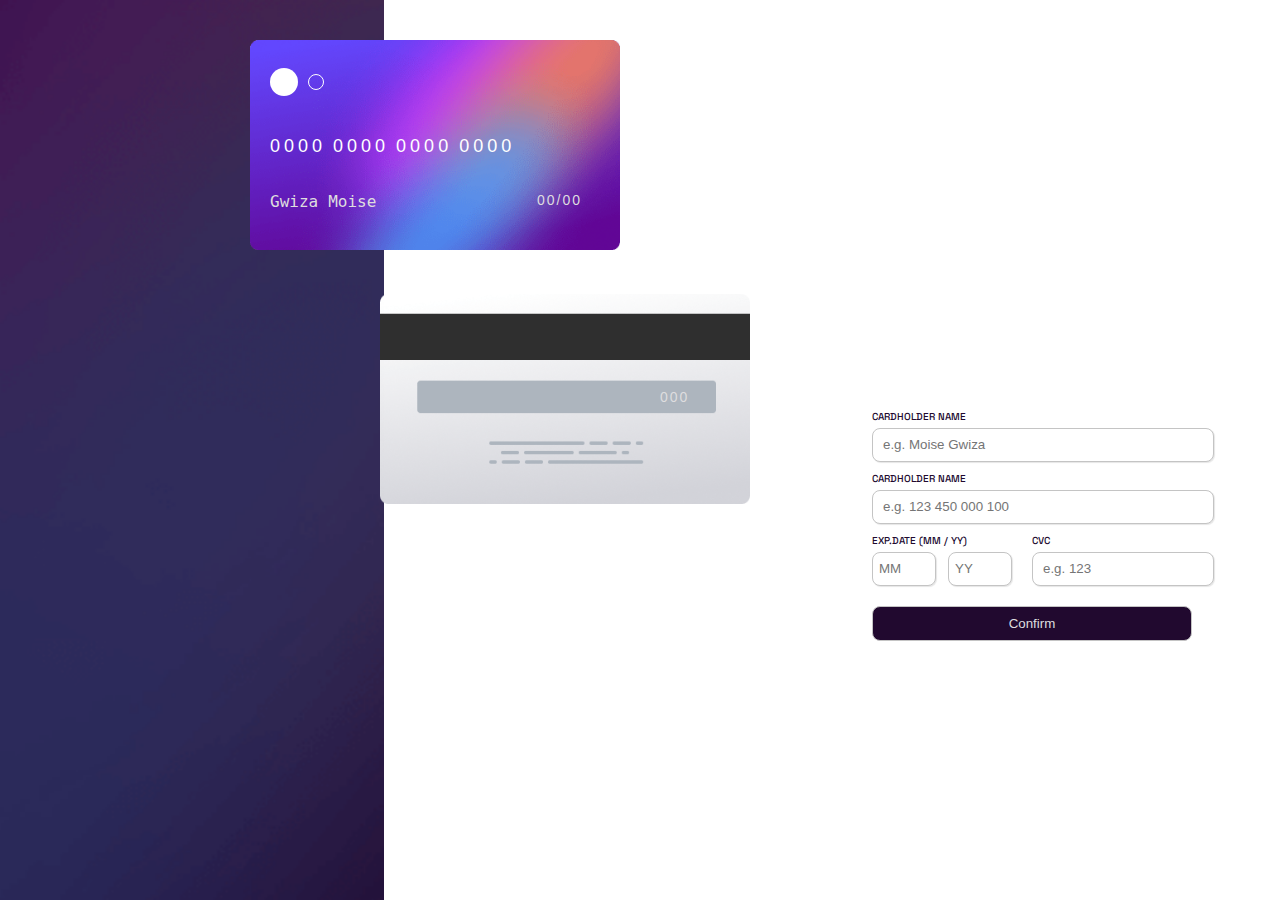
<file: index.html>
<!DOCTYPE html>
<html lang="en">
<head>
  <meta charset="UTF-8">
  <meta name="viewport" content="width=device-width, initial-scale=1.0"> <!-- displays site properly based on user's device -->
  <link rel="preconnect" href="https://fonts.googleapis.com">
<link rel="preconnect" href="https://fonts.gstatic.com" crossorigin>
<link href="https://fonts.googleapis.com/css2?family=Space+Grotesk:wght@300..700&display=swap" rel="stylesheet">
  <link rel="icon" type="image/png" sizes="32x32" href="./images/favicon-32x32.png">
  <link rel="stylesheet" href="index.css">
  <title>Frontend Mentor | Interactive card details form</title>

  <!-- Feel free to remove these styles or customise in your own stylesheet 👍 -->
  <style>
  </style>
</head>
<body>
<div class="main">
   <div class="primary">
    <img src="images/bg-card-front.png" alt="card font" id="font">
    <img src="images/bg-card-back.png" alt="card back" id="back">
    <div class="cardcontent">
      <div class="circles">
        <div class="circle1"></div>
        <div class="circle2"></div>
      </div>
     <div class="cardnumber">
      <span>0000</span>
      <span>0000</span>
      <span>0000</span>
      <span>0000</span>
     </div>
     <div class="identity">
      <div class="names">
        <span>Gwiza</span>
        <span>Moise</span>
       </div>
       <div class="exp">
        <span>00</span>
        <span>/</span>
        <span>00</span>
       </div>
     </div>
    </div>
    <div class="cvcnumber">
      <span>000</span>
    </div>
  </div> 
  <form action="" class="neutral">
    <div class="container">
      
      <div class="content">
        <label for="CARDHOLDER NAME">CARDHOLDER NAME</label>
        <input type="text" name="Cardholder" id="cardholder" placeholder="e.g. Moise Gwiza">
        <div class="error"></div>
       </div>
   <div class="content">
    <label for="CARD NUMBER">CARDHOLDER NAME</label>
    <input type="text" name="Cardnumber" id="cardnumber" placeholder="e.g. 123 450 000 100">
    <div class="error"></div>
   </div>

   <div class="container1">
       <div class="dates">
         <label for="expdate">EXP.DATE (MM / YY)</label>
         <div class="input1">
          <input type="text" name="month" id="month" placeholder="MM">
          <input type="text"name ="year" id="year" placeholder="YY">
         </div>
         <div class="error"></div>
       </div>
       <div class="cvc">
        <label for="cvc">CVC</label>
        <input type="text" name="cvc" id="cvc" placeholder="e.g. 123">
        <div class="error"></div>
       </div>
   </div>
   
   <button>Confirm</button>
    </div>
 </form>
</div>
 

<script src="index.js"></script>
</body>
</html>
</file>
<file: index.css>
.attribution { font-size: 11px; text-align: center; }
    .attribution a { color: hsl(228, 45%, 44%); }
    html, body {
        height: 100%; /* Ensure both html and body cover the full viewport height */
        margin: 0;
        padding: 0;
      }
      
      body {
        background-image: url(images/bg-main-desktop.png);
        background-size: cover; /* Makes the background cover the entire page */
        background-repeat: no-repeat;
        background-position: center; /* Optionally center the background */
        max-width: 1440px;
      }
      
.main{
  display: flex;
  
}
.primary{
    width: 30%;
    margin-top: 20px;
}
.primary img{
  position: relative;
  margin: 20px;
  width: 370px;
  height: 210px;
}
.primary input:active {
  linear-gradient(to bottom, hsl(249, 99%, 64%), hsl(278, 94%, 30%));
}

.primary input:invalid {
  border-color: hsl(0, 100%, 66%);
}
#font{
  margin-left: 250px;
}
#back{
  margin-left: 380px;
}

.neutral {
    height: 100vh;
    width: 70%;
    background-color: hsl(0, 0%, 100%);
    display: flex;
    align-items: center;
    justify-content: center;
  }

.container{
  margin-top: 150px;
  margin-left: 400px;
  max-width: 320px;
  display: flex;
  flex-direction: column;
  
}
.content input ,#cvc{
  width: 100%;
  height: 32px;
  border-radius: 8px;
  outline: none;
  border: 1px solid #c4c4c4;
  padding: 0 10px;
  box-shadow: 1px 1px 1px rgba(0, 0, 0, 0.1);
  margin-bottom: 15px;
}
label{
  display: block;
  margin-bottom: 5px;
  color:  hsl(278, 68%, 11%);
  font-size: 10px;
  font-family:"Space Grotesk", sans-serif;
  font-weight: 500;
  padding: 2 px;
}
.container1{
    display: flex;
}
.dates{
    display: block;
    width: 50%;
    margin-bottom: 15px;
}
.dates input{
  width: 50px;
  height: 32px;
  border-radius: 8px;
  outline: none;
  border: 1px solid #c4c4c4;
  padding: 0 6px;
  margin-bottom: 10px;
  box-shadow: 1px 1px 1px rgba(0, 0, 0, 0.1);
    
}
.error{
  font-size: 9px;
  margin-top: -5px;
}
.input1{
    display: flex;
    width: 40%;
    gap: 12px;
}
.cvc{
    width: 50%;
}
button{
    width: 100%;
    height: 35px;
    border-radius: 8px;
    outline: none;
    border: 1px solid #c4c4c4;
    background-color: hsl(278, 68%, 11%);
    color: hsl(270, 3%, 87%);
    cursor: pointer;
}
.cardcontent{
    position: relative;
    margin-top: -460px;
    margin-left: 270px;
}
.circles {
    display: flex;
    gap: 10px; 
    align-items: center;
  }
  
  .circle1{
    width: 28px;
    height: 28px;
    background-color:hsl(0, 0%, 100%) ;
    border-radius: 50%;
  }
  .circle2 {
    width: 14px;
    height: 14px;
    border-radius: 50%;
    border: 1.5px solid hsl(0, 0%, 100%);
  }
 
  .cardnumber{
    display: flex;
    gap: 7px;
    align-items: center;
    margin-top: 40px;
    margin-bottom: 20px;
  }
 .cardnumber span{
    color:hsl(0, 0%, 100%) ;
    text-align: center;
    font-family: 'Roboto', sans-serif;
  font-variant-numeric: tabular-nums;
  letter-spacing: 4px;
  font-size: 18px;
  font-weight: 500;
 }

 .identity{
    display: flex;
    gap: 50px;
    margin-top: 35px;
 }
.names{
    display: flex;
    gap: 10px;
    color:hsl(270, 3%, 87%) ;
    font-family: 'Space Mono', monospace;
    width: 50%;
}
.exp {
    flex: 1; /* takes available space */
    display: flex;
    justify-content: flex-end;
    margin-left: 160px;
    color:hsl(270, 3%, 87%) ;   font-family: 'Roboto', sans-serif;
    font-variant-numeric: tabular-nums;
    letter-spacing: 2px;
    font-size: 14px;
    font-weight: 500;
   }
 .cvcnumber{
    margin-left: 660px;
    position: relative;
    margin-top: 178px;
    
    color:hsl(270, 3%, 87%) ;   font-family: 'Roboto', sans-serif;
    font-variant-numeric: tabular-nums;
    letter-spacing: 2px;
    font-size: 14px;
    font-weight: 500;
 }
 .confimation{
  display: none;
 }
.inf{
  align-items: center;
  text-align: center;
}
.inf i{
 font-size: 50px;
   background: linear-gradient(45deg, hsl(278, 68%, 11%),hsl(270, 55%, 56%) );
  -webkit-background-clip: text;
  -webkit-text-fill-color: transparent;

}
.inf h1{
  font-size: 22px;
   font-family: 'Space Mono', monospace;
   color: hsl(278, 68%, 11%);
}
.inf h2{
  font-size: 16px;
  color: hsl(300, 1%, 71%);
   font-family: 'Space Mono', monospace;
}
  @media(max-width:372px){

 }
</file>
